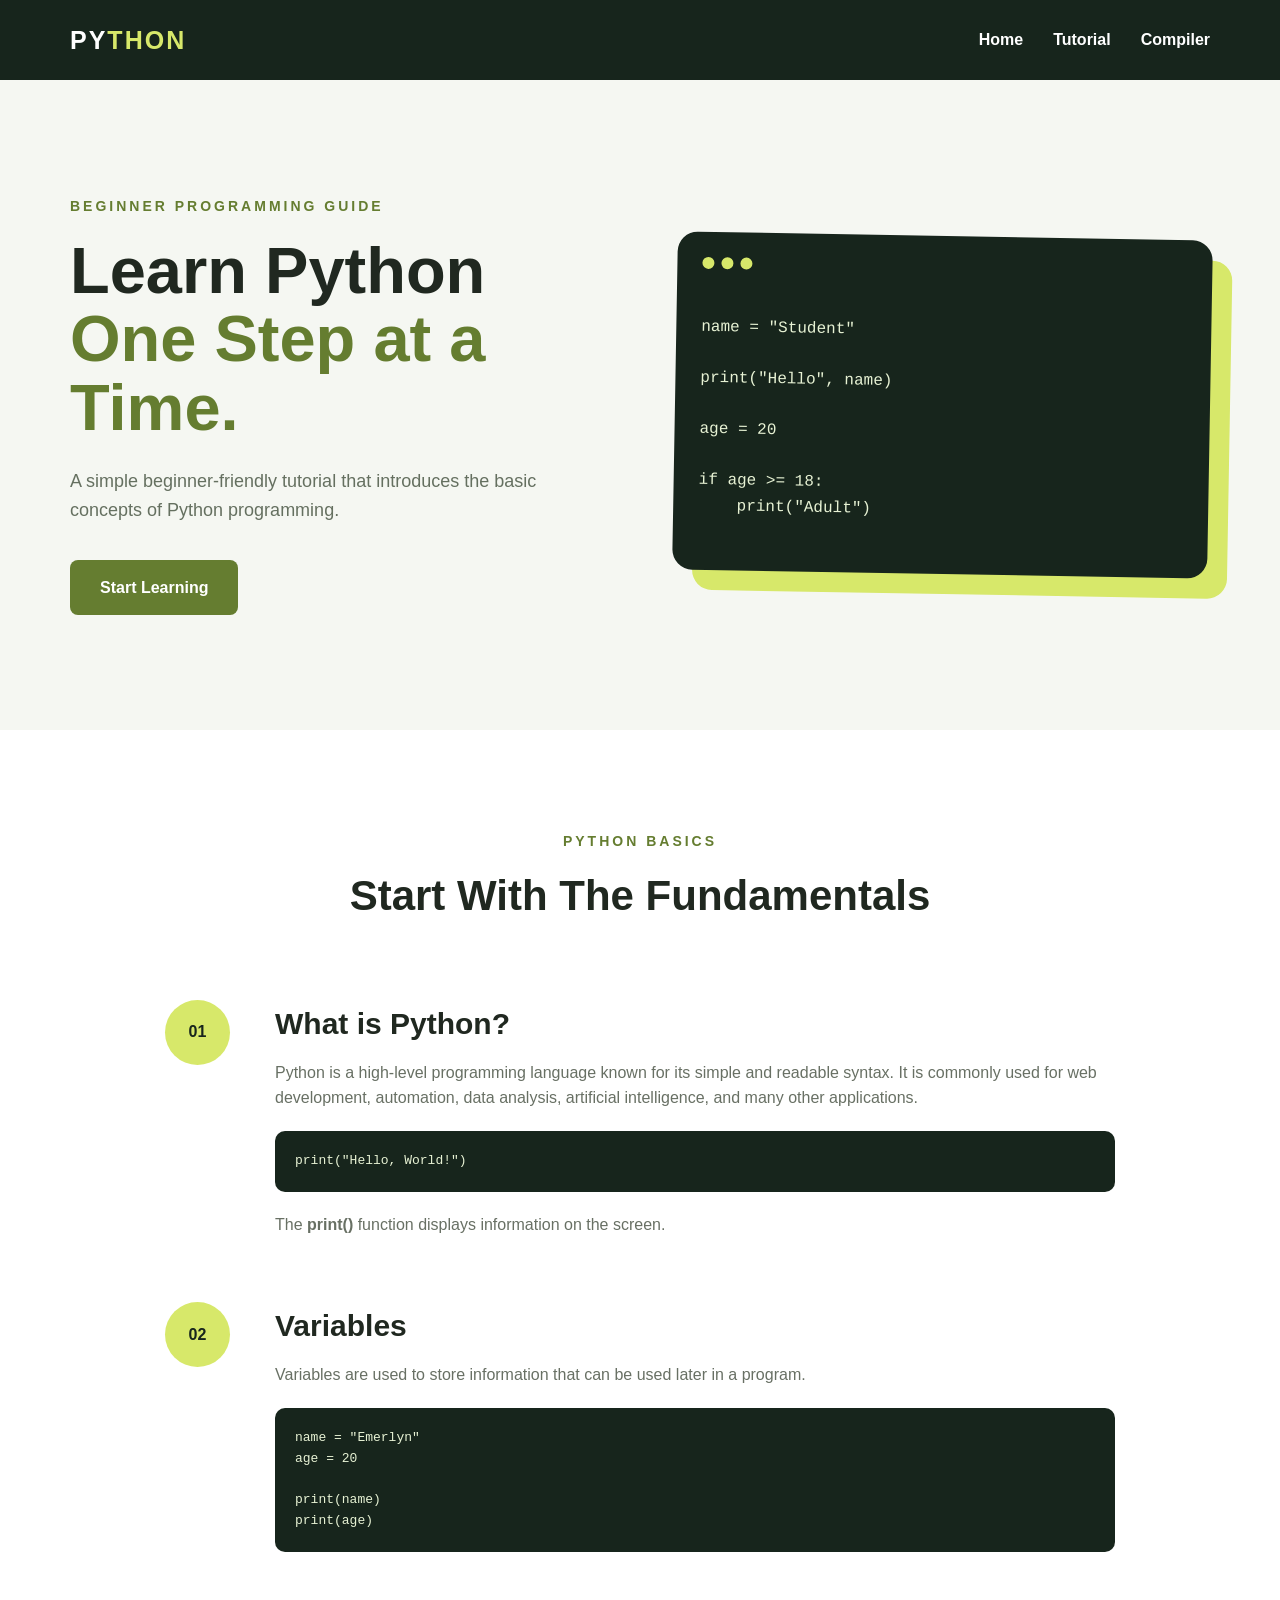
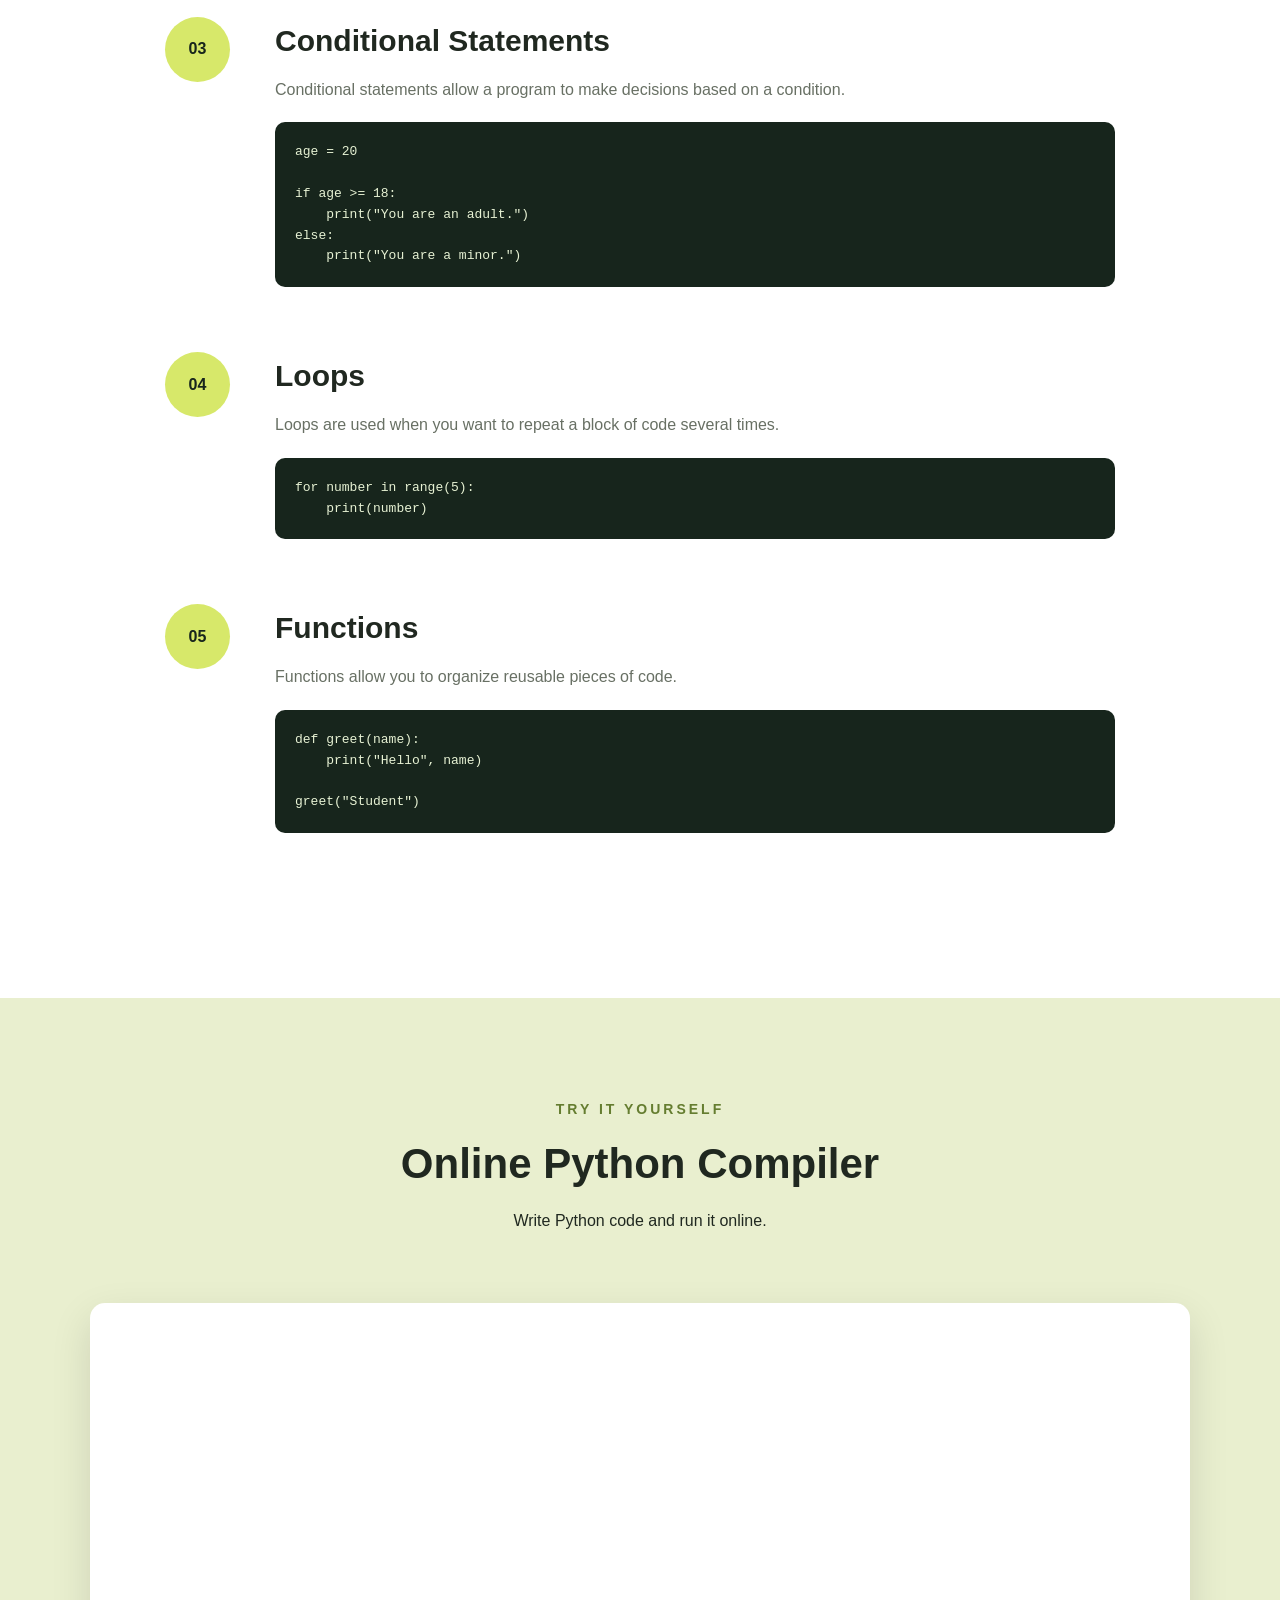
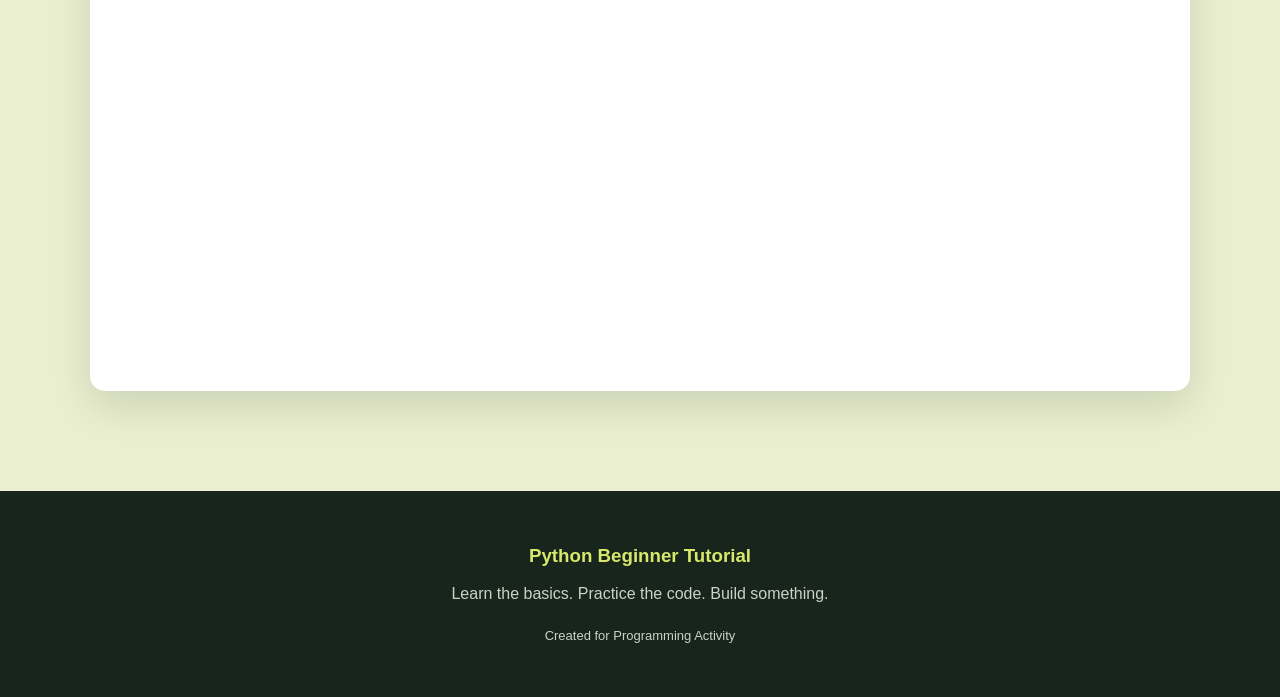
<file: index.html>
<!DOCTYPE html>
<html lang="en">
<head>
    <meta charset="UTF-8">
    <meta name="viewport" content="width=device-width, initial-scale=1.0">

    <title>Python Beginner Tutorial</title>

    <link rel="stylesheet" href="style.css">
</head>

<body>

    <header>
        <nav class="navbar">
            <div class="logo">PY<span>THON</span></div>

            <div class="nav-links">
                <a href="#home">Home</a>
                <a href="#tutorial">Tutorial</a>
                <a href="#compiler">Compiler</a>
            </div>
        </nav>
    </header>


    <main>

        <!-- HOME -->
        <section id="home" class="hero">

            <div class="hero-text">

                <p class="small-title">BEGINNER PROGRAMMING GUIDE</p>

                <h1>
                    Learn Python
                    <br>
                    <span>One Step at a Time.</span>
                </h1>

                <p>
                    A simple beginner-friendly tutorial that introduces
                    the basic concepts of Python programming.
                </p>

                <a href="#tutorial" class="button">
                    Start Learning
                </a>

            </div>

            <div class="python-card">
                <div class="dots">
                    <span></span>
                    <span></span>
                    <span></span>
                </div>

                <pre><code>
name = "Student"

print("Hello", name)

age = 20

if age >= 18:
    print("Adult")
                </code></pre>
            </div>

        </section>


        <!-- TUTORIAL -->
        <section id="tutorial" class="tutorial">

            <div class="section-title">
                <p>PYTHON BASICS</p>
                <h2>Start With The Fundamentals</h2>
            </div>


            <!-- LESSON 1 -->
            <article class="lesson">

                <div class="lesson-number">
                    01
                </div>

                <div class="lesson-content">

                    <h3>What is Python?</h3>

                    <p>
                        Python is a high-level programming language known
                        for its simple and readable syntax. It is commonly
                        used for web development, automation, data analysis,
                        artificial intelligence, and many other applications.
                    </p>

                    <div class="code-box">
<pre><code>print("Hello, World!")</code></pre>
                    </div>

                    <p>
                        The <strong>print()</strong> function displays
                        information on the screen.
                    </p>

                </div>

            </article>


            <!-- LESSON 2 -->
            <article class="lesson">

                <div class="lesson-number">
                    02
                </div>

                <div class="lesson-content">

                    <h3>Variables</h3>

                    <p>
                        Variables are used to store information that can
                        be used later in a program.
                    </p>

                    <div class="code-box">
<pre><code>name = "Emerlyn"
age = 20

print(name)
print(age)</code></pre>
                    </div>

                </div>

            </article>


            <!-- LESSON 3 -->
            <article class="lesson">

                <div class="lesson-number">
                    03
                </div>

                <div class="lesson-content">

                    <h3>Conditional Statements</h3>

                    <p>
                        Conditional statements allow a program to make
                        decisions based on a condition.
                    </p>

                    <div class="code-box">
<pre><code>age = 20

if age >= 18:
    print("You are an adult.")
else:
    print("You are a minor.")</code></pre>
                    </div>

                </div>

            </article>


            <!-- LESSON 4 -->
            <article class="lesson">

                <div class="lesson-number">
                    04
                </div>

                <div class="lesson-content">

                    <h3>Loops</h3>

                    <p>
                        Loops are used when you want to repeat a block
                        of code several times.
                    </p>

                    <div class="code-box">
<pre><code>for number in range(5):
    print(number)</code></pre>
                    </div>

                </div>

            </article>


            <!-- LESSON 5 -->
            <article class="lesson">

                <div class="lesson-number">
                    05
                </div>

                <div class="lesson-content">

                    <h3>Functions</h3>

                    <p>
                        Functions allow you to organize reusable pieces
                        of code.
                    </p>

                    <div class="code-box">
<pre><code>def greet(name):
    print("Hello", name)

greet("Student")</code></pre>
                    </div>

                </div>

            </article>

        </section>


        <!-- COMPILER -->
        <section id="compiler" class="compiler-section">

            <div class="section-title">

                <p>TRY IT YOURSELF</p>

                <h2>Online Python Compiler</h2>

                <p>
                    Write Python code and run it online.
                </p>

            </div>


            <div class="compiler-container">

                <iframe
                    src="https://www.programiz.com/python-programming/online-compiler/"
                    title="Python Online Compiler"
                    width="100%"
                    height="650"
                    frameborder="0">
                </iframe>

            </div>

        </section>


        <!-- FOOTER -->
        <footer>

            <h3>Python Beginner Tutorial</h3>

            <p>
                Learn the basics. Practice the code. Build something.
            </p>

            <p class="copyright">
                Created for Programming Activity
            </p>

        </footer>

    </main>


    <script src="script.js"></script>

</body>
</html>
</file>
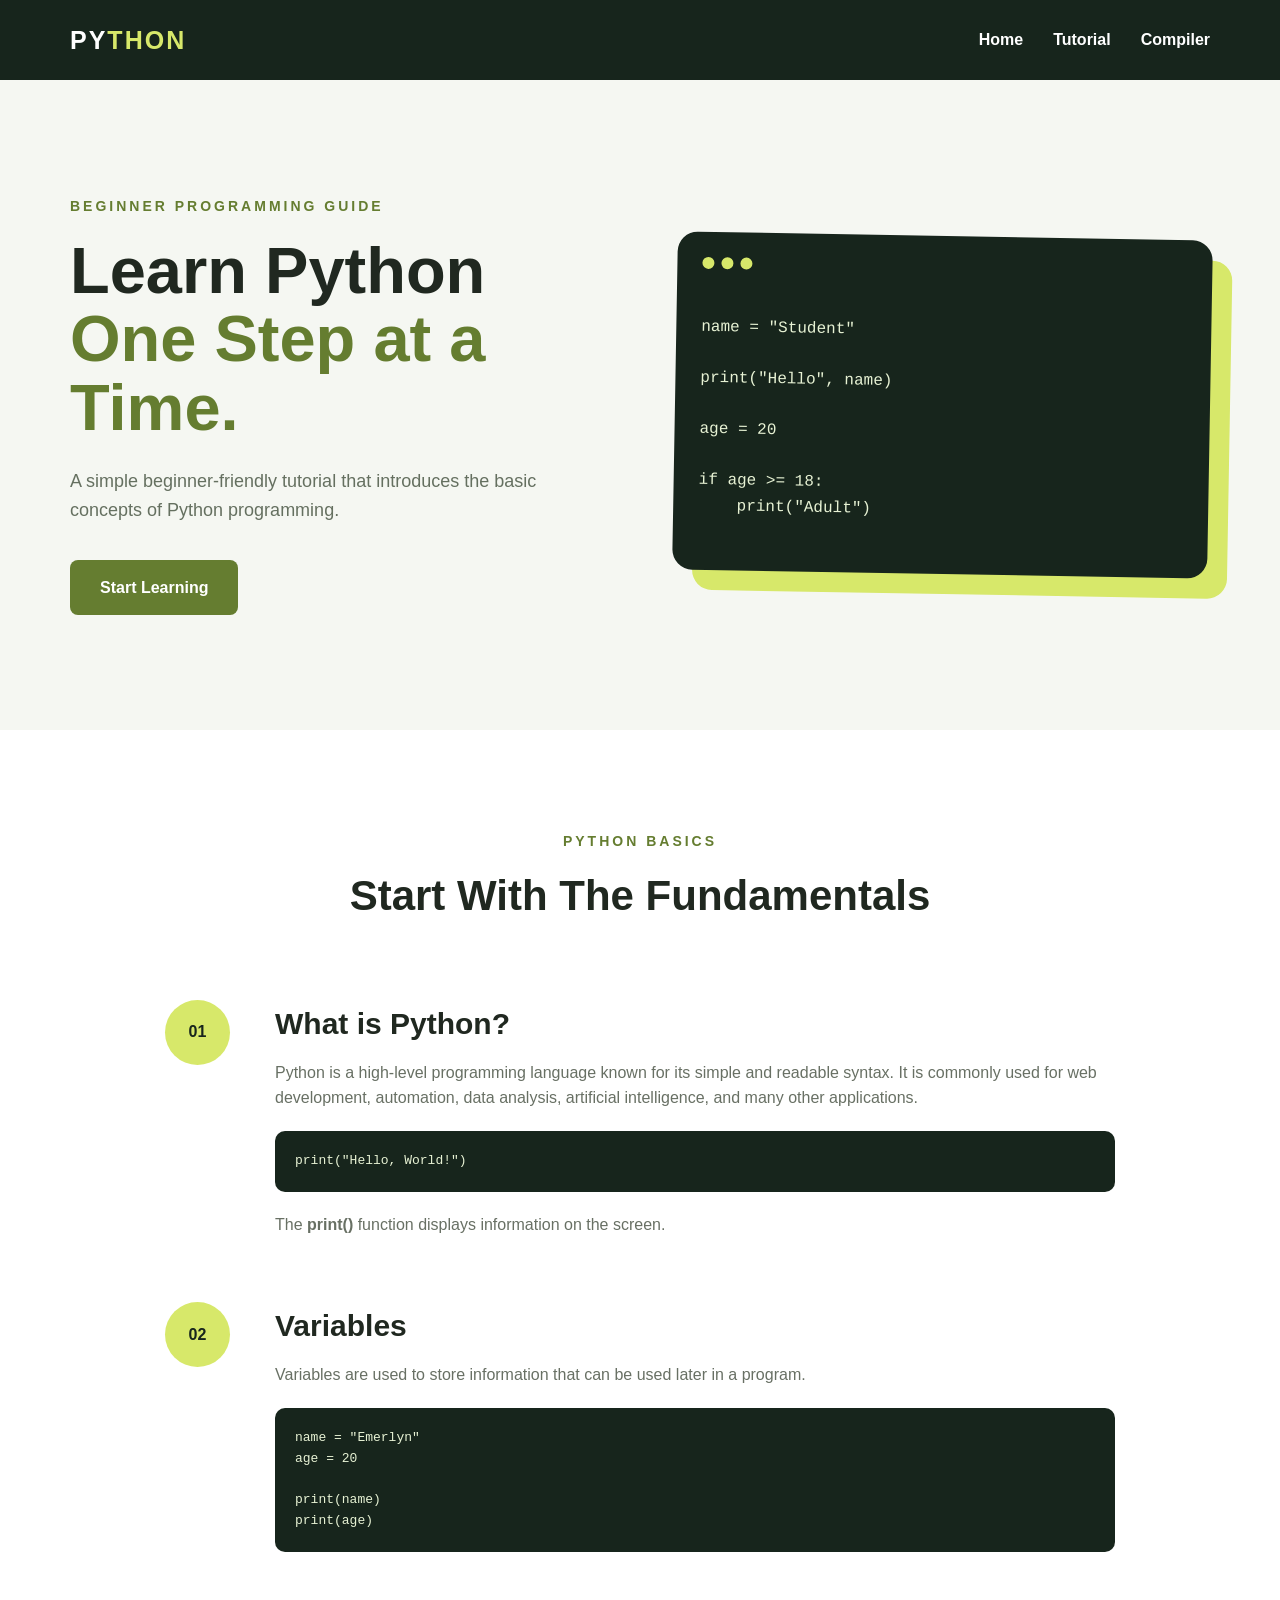
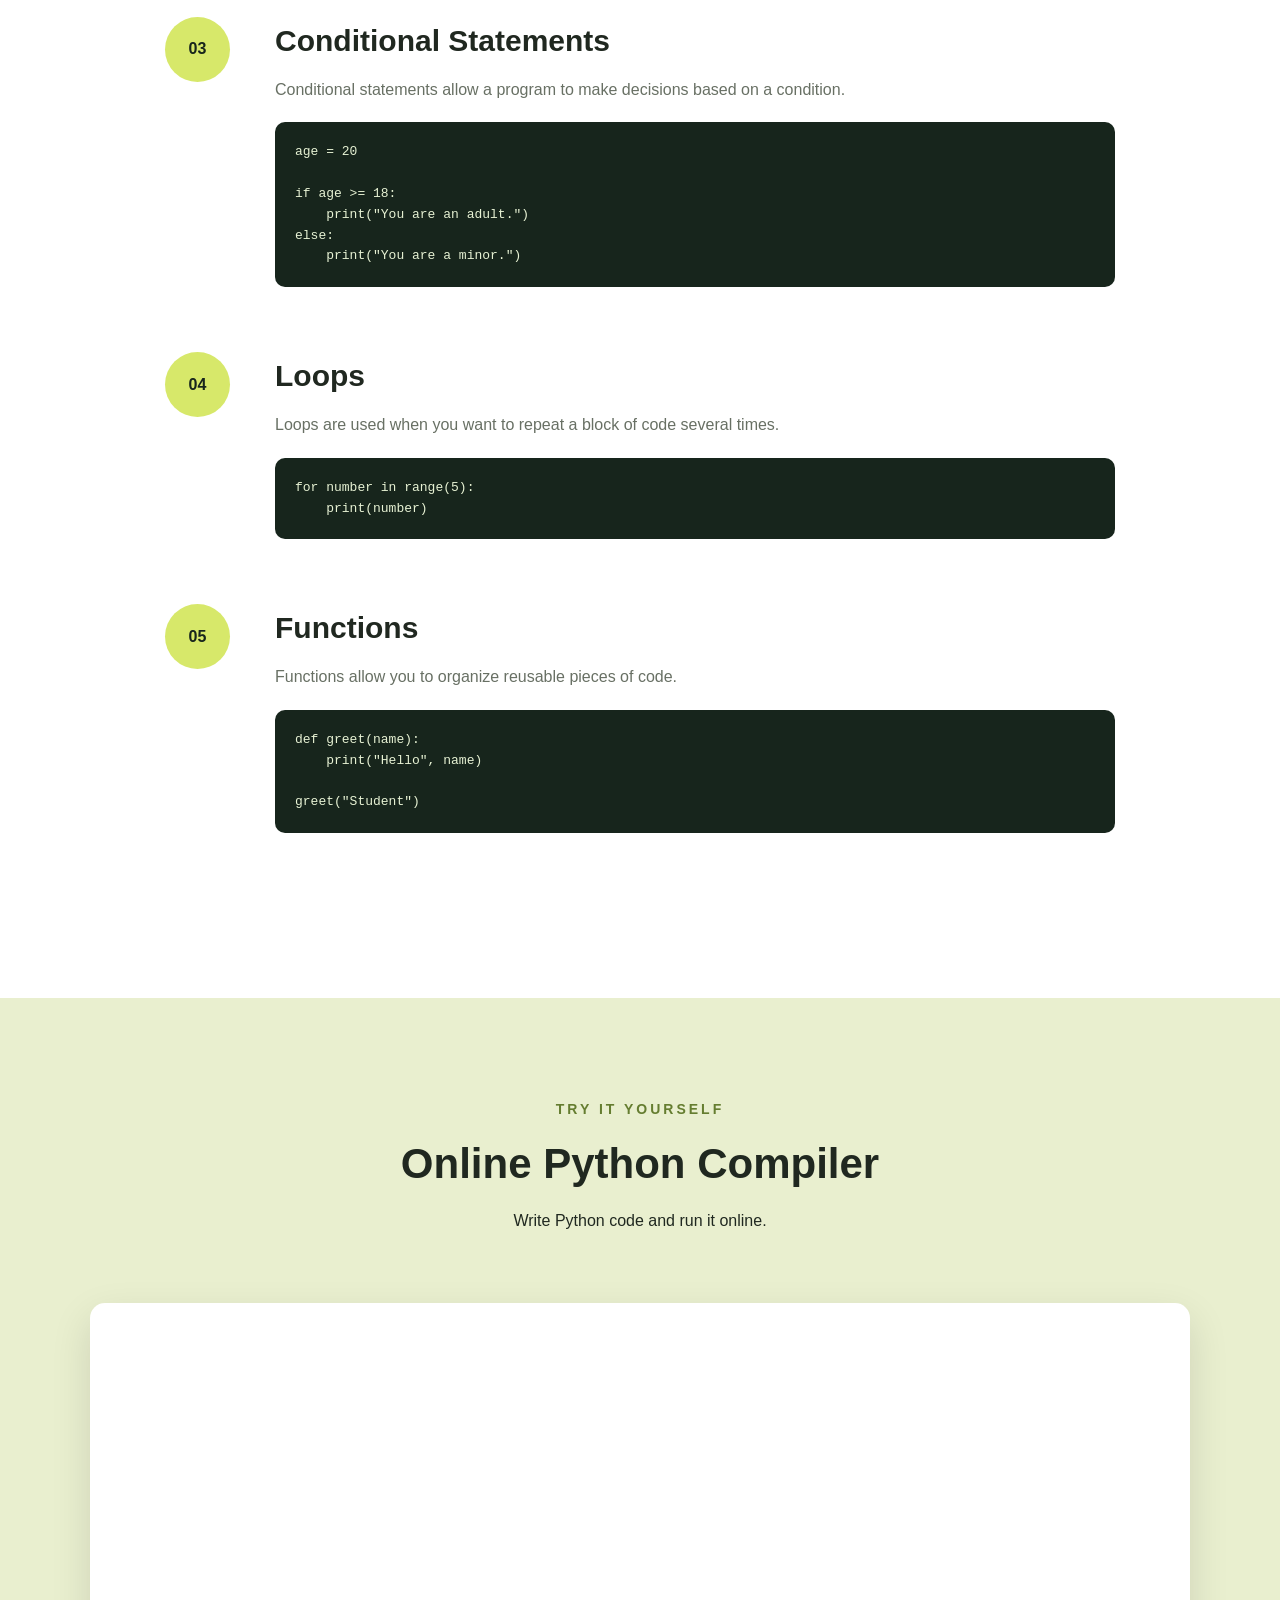
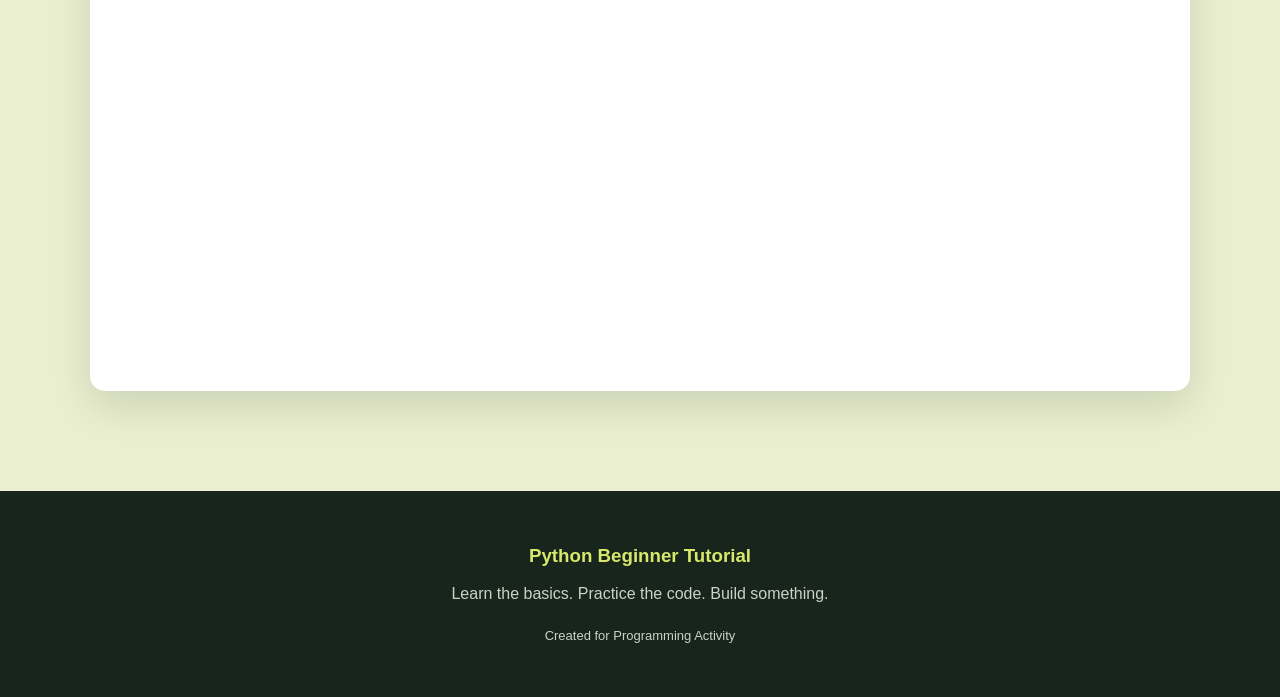
<file: html.html>
<!DOCTYPE html>
<html lang="en">
<head>
    <meta charset="UTF-8">
    <meta name="viewport" content="width=device-width, initial-scale=1.0">

    <title>Python Beginner Tutorial</title>

    <link rel="stylesheet" href="style.css">
</head>

<body>

    <header>
        <nav class="navbar">
            <div class="logo">PY<span>THON</span></div>

            <div class="nav-links">
                <a href="#home">Home</a>
                <a href="#tutorial">Tutorial</a>
                <a href="#compiler">Compiler</a>
            </div>
        </nav>
    </header>


    <main>

        <!-- HOME -->
        <section id="home" class="hero">

            <div class="hero-text">

                <p class="small-title">BEGINNER PROGRAMMING GUIDE</p>

                <h1>
                    Learn Python
                    <br>
                    <span>One Step at a Time.</span>
                </h1>

                <p>
                    A simple beginner-friendly tutorial that introduces
                    the basic concepts of Python programming.
                </p>

                <a href="#tutorial" class="button">
                    Start Learning
                </a>

            </div>

            <div class="python-card">
                <div class="dots">
                    <span></span>
                    <span></span>
                    <span></span>
                </div>

                <pre><code>
name = "Student"

print("Hello", name)

age = 20

if age >= 18:
    print("Adult")
                </code></pre>
            </div>

        </section>


        <!-- TUTORIAL -->
        <section id="tutorial" class="tutorial">

            <div class="section-title">
                <p>PYTHON BASICS</p>
                <h2>Start With The Fundamentals</h2>
            </div>


            <!-- LESSON 1 -->
            <article class="lesson">

                <div class="lesson-number">
                    01
                </div>

                <div class="lesson-content">

                    <h3>What is Python?</h3>

                    <p>
                        Python is a high-level programming language known
                        for its simple and readable syntax. It is commonly
                        used for web development, automation, data analysis,
                        artificial intelligence, and many other applications.
                    </p>

                    <div class="code-box">
<pre><code>print("Hello, World!")</code></pre>
                    </div>

                    <p>
                        The <strong>print()</strong> function displays
                        information on the screen.
                    </p>

                </div>

            </article>


            <!-- LESSON 2 -->
            <article class="lesson">

                <div class="lesson-number">
                    02
                </div>

                <div class="lesson-content">

                    <h3>Variables</h3>

                    <p>
                        Variables are used to store information that can
                        be used later in a program.
                    </p>

                    <div class="code-box">
<pre><code>name = "Emerlyn"
age = 20

print(name)
print(age)</code></pre>
                    </div>

                </div>

            </article>


            <!-- LESSON 3 -->
            <article class="lesson">

                <div class="lesson-number">
                    03
                </div>

                <div class="lesson-content">

                    <h3>Conditional Statements</h3>

                    <p>
                        Conditional statements allow a program to make
                        decisions based on a condition.
                    </p>

                    <div class="code-box">
<pre><code>age = 20

if age >= 18:
    print("You are an adult.")
else:
    print("You are a minor.")</code></pre>
                    </div>

                </div>

            </article>


            <!-- LESSON 4 -->
            <article class="lesson">

                <div class="lesson-number">
                    04
                </div>

                <div class="lesson-content">

                    <h3>Loops</h3>

                    <p>
                        Loops are used when you want to repeat a block
                        of code several times.
                    </p>

                    <div class="code-box">
<pre><code>for number in range(5):
    print(number)</code></pre>
                    </div>

                </div>

            </article>


            <!-- LESSON 5 -->
            <article class="lesson">

                <div class="lesson-number">
                    05
                </div>

                <div class="lesson-content">

                    <h3>Functions</h3>

                    <p>
                        Functions allow you to organize reusable pieces
                        of code.
                    </p>

                    <div class="code-box">
<pre><code>def greet(name):
    print("Hello", name)

greet("Student")</code></pre>
                    </div>

                </div>

            </article>

        </section>


        <!-- COMPILER -->
        <section id="compiler" class="compiler-section">

            <div class="section-title">

                <p>TRY IT YOURSELF</p>

                <h2>Online Python Compiler</h2>

                <p>
                    Write Python code and run it online.
                </p>

            </div>


            <div class="compiler-container">

                <iframe
                    src="https://www.programiz.com/python-programming/online-compiler/"
                    title="Python Online Compiler"
                    width="100%"
                    height="650"
                    frameborder="0">
                </iframe>

            </div>

        </section>


        <!-- FOOTER -->
        <footer>

            <h3>Python Beginner Tutorial</h3>

            <p>
                Learn the basics. Practice the code. Build something.
            </p>

            <p class="copyright">
                Created for Programming Activity
            </p>

        </footer>

    </main>


    <script src="script.js"></script>

</body>
</html>
</file>
<file: style.css>
* {
    margin: 0;
    padding: 0;
    box-sizing: border-box;
}

html {
    scroll-behavior: smooth;
}

body {
    font-family: Arial, Helvetica, sans-serif;
    background: #f5f7f2;
    color: #202820;
    line-height: 1.6;
}


/* NAVBAR */

header {
    background: #17251c;
    position: sticky;
    top: 0;
    z-index: 1000;
}

.navbar {
    max-width: 1200px;
    margin: auto;

    padding: 20px 30px;

    display: flex;
    justify-content: space-between;
    align-items: center;
}

.logo {
    color: white;
    font-size: 25px;
    font-weight: 900;
    letter-spacing: 2px;
}

.logo span {
    color: #d7e86a;
}

.nav-links {
    display: flex;
    gap: 30px;
}

.nav-links a {
    color: white;
    text-decoration: none;
    font-weight: bold;
}

.nav-links a:hover {
    color: #d7e86a;
}


/* HERO */

.hero {
    max-width: 1200px;
    margin: auto;

    min-height: 650px;

    padding: 100px 30px;

    display: grid;
    grid-template-columns: 1fr 1fr;
    gap: 70px;

    align-items: center;
}

.small-title {
    color: #657d30;
    font-size: 14px;
    font-weight: bold;
    letter-spacing: 3px;
    margin-bottom: 20px;
}

.hero h1 {
    font-size: 65px;
    line-height: 1.05;
    margin-bottom: 25px;
}

.hero h1 span {
    color: #657d30;
}

.hero-text > p:not(.small-title) {
    max-width: 550px;
    color: #657060;
    font-size: 18px;
    margin-bottom: 35px;
}


/* BUTTON */

.button {
    display: inline-block;

    padding: 15px 30px;

    background: #657d30;
    color: white;

    text-decoration: none;

    border-radius: 8px;

    font-weight: bold;
}

.button:hover {
    background: #4f6326;
}


/* CODE CARD */

.python-card {
    background: #17251c;
    color: #e7f2d4;

    border-radius: 20px;

    padding: 25px;

    box-shadow: 20px 20px 0 #d7e86a;

    transform: rotate(1deg);
}

.dots {
    display: flex;
    gap: 7px;
    margin-bottom: 20px;
}

.dots span {
    width: 12px;
    height: 12px;
    border-radius: 50%;
    background: #d7e86a;
}

.python-card pre {
    font-size: 16px;
    overflow-x: auto;
}


/* TUTORIAL */

.tutorial {
    background: white;

    padding: 100px 30px;
}

.section-title {
    max-width: 900px;
    margin: auto;

    text-align: center;

    margin-bottom: 70px;
}

.section-title p:first-child {
    color: #657d30;
    font-size: 14px;
    font-weight: bold;
    letter-spacing: 3px;
}

.section-title h2 {
    font-size: 42px;
    margin: 10px 0;
}


/* LESSON */

.lesson {
    max-width: 950px;
    margin: 0 auto 45px;

    display: grid;
    grid-template-columns: 80px 1fr;
    gap: 30px;
}

.lesson-number {
    width: 65px;
    height: 65px;

    border-radius: 50%;

    background: #d7e86a;

    display: flex;
    justify-content: center;
    align-items: center;

    font-weight: 900;

    color: #17251c;
}

.lesson-content h3 {
    font-size: 30px;
    margin-bottom: 12px;
}

.lesson-content p {
    color: #687064;
    margin-bottom: 20px;
}


/* CODE */

.code-box {
    background: #17251c;

    color: #e7f2d4;

    padding: 20px;

    border-radius: 10px;

    margin: 20px 0;
}

.code-box pre {
    overflow-x: auto;
}


/* COMPILER */

.compiler-section {
    padding: 100px 30px;

    background: #e9efcf;
}

.compiler-container {
    max-width: 1100px;

    margin: auto;

    background: white;

    padding: 15px;

    border-radius: 15px;

    box-shadow: 0 15px 40px rgba(0,0,0,0.12);
}

.compiler-container iframe {
    border-radius: 10px;
}


/* FOOTER */

footer {
    background: #17251c;

    color: white;

    text-align: center;

    padding: 50px 20px;
}

footer h3 {
    color: #d7e86a;

    margin-bottom: 10px;
}

footer p {
    color: #cbd2c6;
}

.copyright {
    margin-top: 20px;
    font-size: 13px;
}


/* RESPONSIVE */

@media (max-width: 800px) {

    .nav-links {
        display: none;
    }

    .hero {
        grid-template-columns: 1fr;

        padding-top: 70px;
    }

    .hero h1 {
        font-size: 45px;
    }

    .lesson {
        grid-template-columns: 1fr;
    }

    .section-title h2 {
        font-size: 32px;
    }
}
</file>
